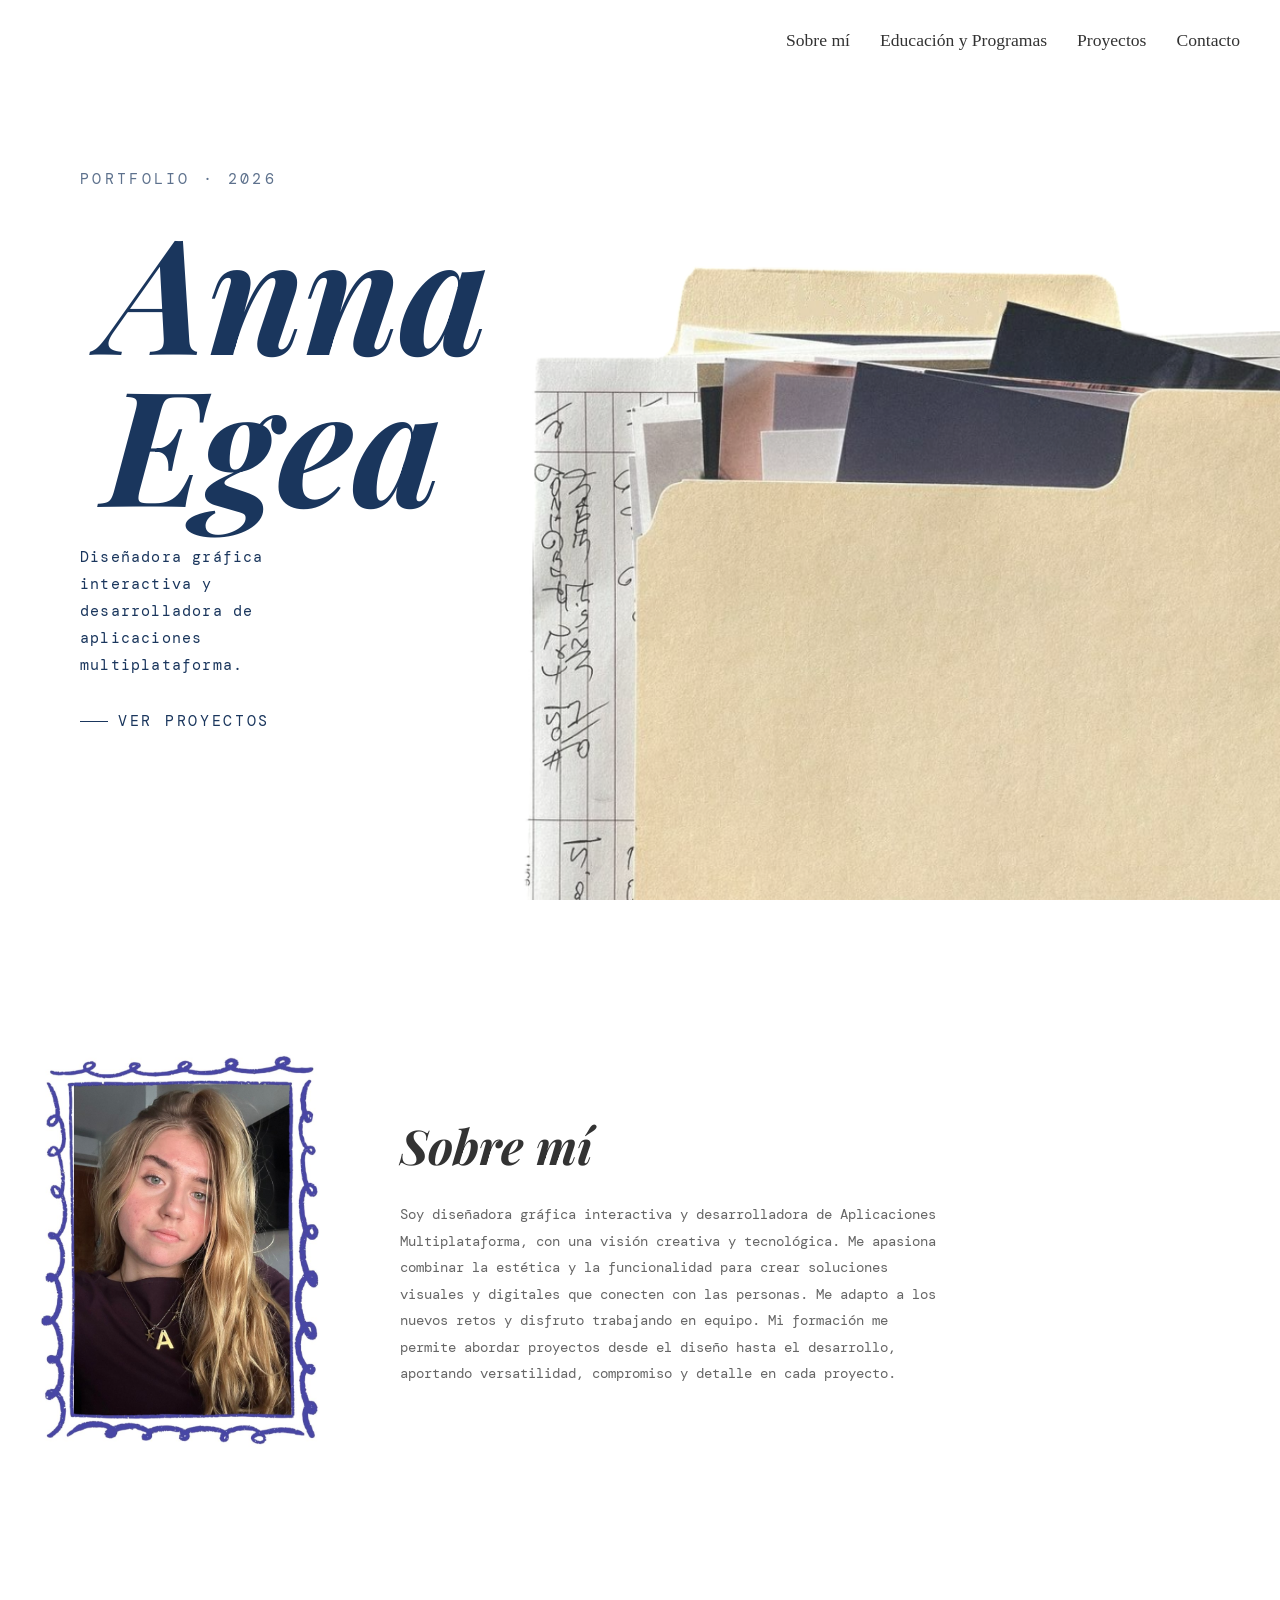
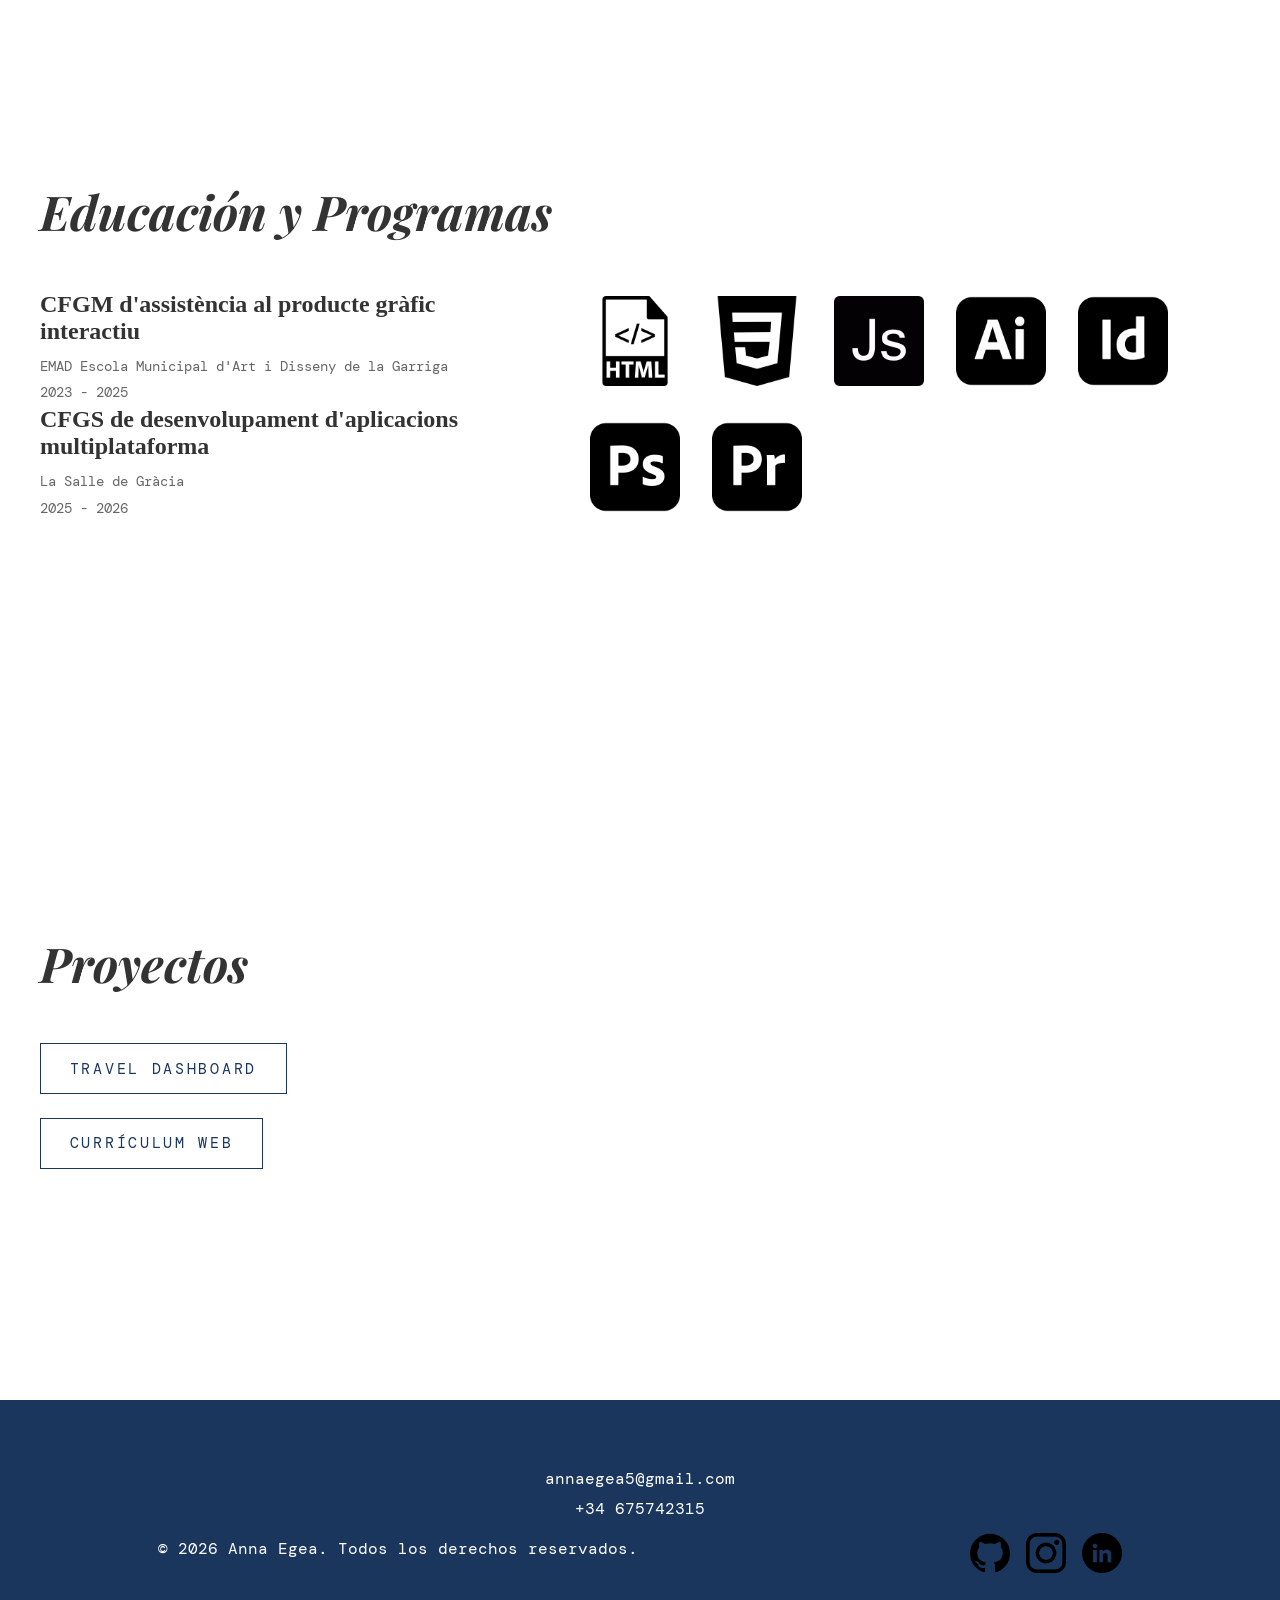
<file: index.html>
<!DOCTYPE html>
<html lang="es">

<head>
    <meta charset="UTF-8">
    <meta name="viewport" content="width=device-width, initial-scale=1.0">
    <title>Portfolio – Anna Egea</title>
    <link
        href="https://fonts.googleapis.com/css2?family=Playfair+Display:ital,wght@0,700;1,400;1,700&family=DM+Mono:wght@300;400&display=swap"
        rel="stylesheet">
    <link rel="stylesheet" href="style.css">
</head>

<body>
    <header id="header">
        <div class="overlay"></div>
        <div class="hero-text">
            <p class="titulo-1">Portfolio · 2026</p>
            <h1>Anna Egea</h1>
            <p class="sub-titulo">Diseñadora gráfica interactiva y desarrolladora de aplicaciones multiplataforma.</p>
            <a href="#proyectos" class="hero-cta"><span></span>ver proyectos</a>
        </div>
        <nav>
            <ul class="menu">
                <li class="li-menu"><a href="#sobre-mi">Sobre mí</a></li>
                <li class="li-menu"><a href="#educacion-programas">Educación y Programas</a></li>
                <li class="li-menu"><a href="#proyectos">Proyectos</a></li>
                <li class="li-menu"><a href="#contacto">Contacto</a></li>
            </ul>
        </nav>
    </header>

    <!-- SEPARADOR papel rasgado -->

    <main id="main">
        <section id="sobre-mi" class="section">
            <div class="sobre-mi-inner">

                <div class="sobre-mi-foto">
                    <img src="img/foto_marco.png" alt="Foto de Anna Egea">
                </div>

                <div class="sobre-mi-texto">
                    <h2>Sobre mí</h2>
                    <p>Soy diseñadora gráfica interactiva y desarrolladora de Aplicaciones Multiplataforma, con una
                        visión creativa y tecnológica. Me apasiona combinar la estética y la
                        funcionalidad para crear soluciones visuales y digitales que
                        conecten con las personas. Me adapto a los nuevos retos y
                        disfruto trabajando en equipo. Mi formación me
                        permite abordar proyectos desde el diseño hasta el
                        desarrollo, aportando versatilidad, compromiso y
                        detalle en cada proyecto.
                    </p>
                </div>
            </div>
        </section>

        <section id="educacion-programas" class="section">
            <h2>Educación y Programas</h2>
            <div class="educacion-programas-div">
                <div class="educacion-container">
                    <div class="educacion-item">
                        <h3>CFGM d'assistència al producte gràfic interactiu</h3>
                        <p>EMAD Escola Municipal d'Art i Disseny de la Garriga</p>
                        <p>2023 - 2025</p>
                    </div>
                    <div class="educacion-item">
                        <h3>CFGS de desenvolupament d'aplicacions multiplataforma</h3>
                        <p>La Salle de Gràcia</p>
                        <p>2025 - 2026</p>
                    </div>
                </div>
                <div class="programas-container">
                    <div class="programas-item">
                        <img class="logo" src="img/archivo-html-con-simbolo-de-codigo.png" alt="Logo de HTML">
                    </div>
                    <div class="programas-item">
                        <img class="logo" src="img/css-3.png" alt="Logo de CSS">
                    </div>
                    <div class="programas-item">
                        <img class="logo" src="img/logotipo-de-java-script.png" alt="Logo de JavaScript">
                    </div>
                    <div class="programas-item">
                        <img class="logo" src="img/ilustrador.png" alt="Logo de Ilustrator">
                    </div>
                    <div class="programas-item">
                        <img class="logo" src="img/indesign.png" alt="Logo de InDesign">
                    </div>

                    <div class="programas-item">
                        <img class="logo" src="img/photoshop.png" alt="Logo de Photoshop">
                    </div>
                    <div class="programas-item">
                        <img class="logo" src="img/estreno-profesional.png" alt="Logo de Premiere Pro">
                    </div>
                </div>
            </div>
        </section>

        <section id="proyectos" class="section">
            <h2>Proyectos</h2>
            <div class="proyecto-container">
                <div class="proyecto-div">
                    <a class="link-p" href="traveldashboard.html" target="_blank" rel="noopener noreferrer">Travel
                        Dashboard</a>
                </div>
            </div>
            <div class="proyecto-container">
                <div class="proyecto-div">
                    <a class="link-p" href="currículumweb.html" target="_blank" rel="noopener noreferrer">Currículum
                        Web</a>
                </div>
            </div>
        </section>
    </main>
    <footer id="footer">
        <div id="contacto">
            <p><a href="mailto:annaegea5@gmail.com">annaegea5@gmail.com</a></p>
            <p>+34 675742315</p>

            <div class="red-social-container">
                <p>© 2026 Anna Egea. Todos los derechos reservados.</p>
                <div class="red-social">
                    <a class="log-red-social" href="https://github.com/annaegea05" target="_blank"
                        rel="noopener noreferrer"><img src="img/github.png" alt="Logo de GitHub"></a>

                    <a class="log-red-social" href="https://www.instagram.com/anna.egea" target="_blank"
                        rel="noopener noreferrer"><img src="img/instagram.png" alt="Logo de Instagram"></a>

                    <a class="log-red-social" href="https://www.linkedin.com/in/anna-egea" target="_blank"
                        rel="noopener noreferrer"><img src="img/linkedin.png" alt="Logo de LinkedIn"></a>
                </div>
            </div>
        </div>
    </footer>

</body>

</html>
</file>
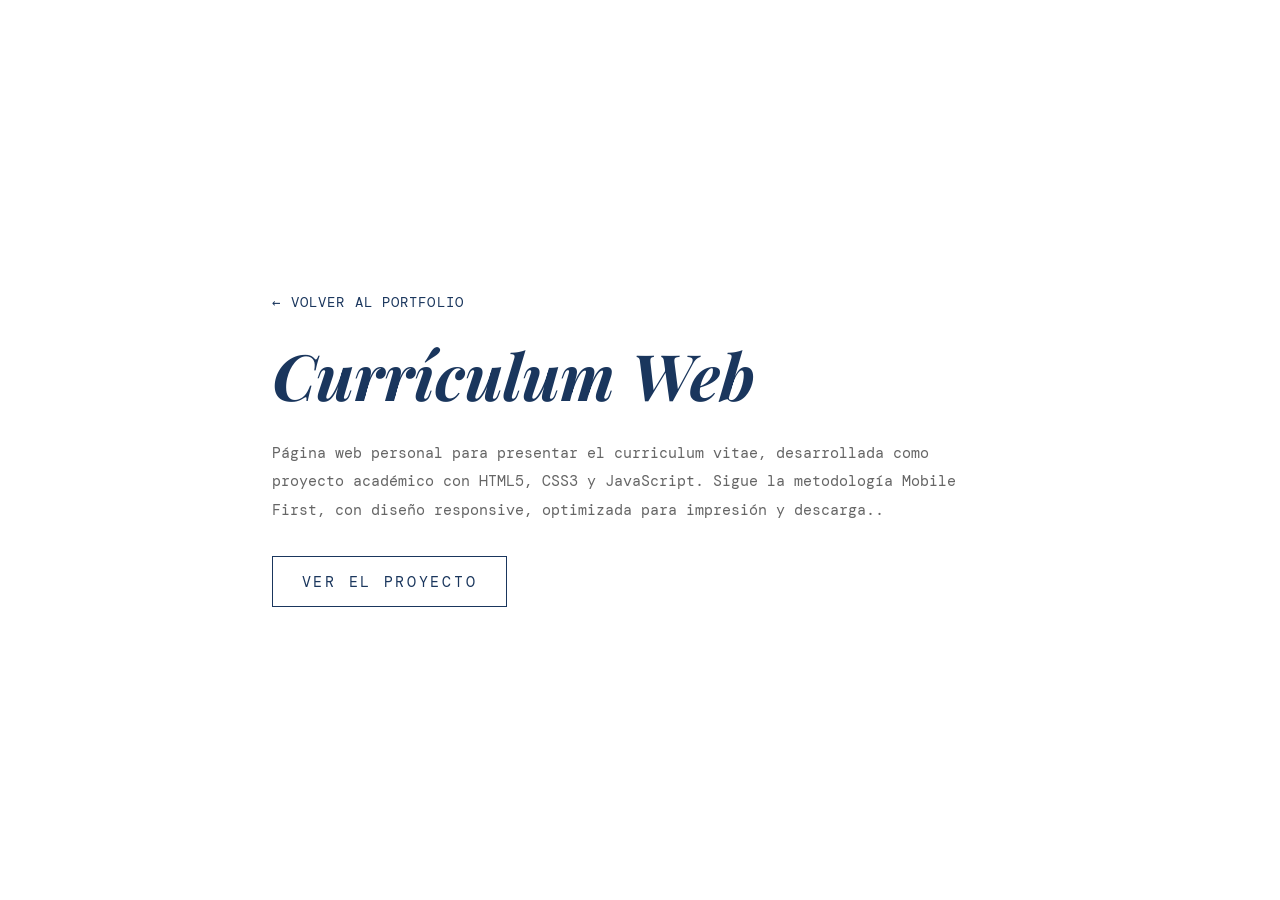
<file: currículumweb.html>
<!DOCTYPE html>
<html lang="es">
<head>
    <meta charset="UTF-8">
    <meta name="viewport" content="width=device-width, initial-scale=1.0">
    <title>Currículum Web – Anna Egea</title>
    <link
        href="https://fonts.googleapis.com/css2?family=Playfair+Display:ital,wght@0,700;1,400;1,700&family=DM+Mono:wght@300;400&display=swap"
        rel="stylesheet">
    <link rel="stylesheet" href="style.css">
</head>

<body>
    <main class="proyecto-main">
        <a href="index.html" class="volver">← Volver al portfolio</a>

        <h1 class="proyecto-titulo">Currículum Web</h1>

        <p class="proyecto-texto">Página web personal para presentar el curriculum vitae, desarrollada como proyecto académico con HTML5, CSS3 y JavaScript. Sigue la metodología Mobile First, con diseño responsive, optimizada para impresión y descarga..</p>

        <a href="https://0373-dam-pr1-annaegea07.vercel.app/" target="_blank" rel="noopener noreferrer"
            class="proyecto-link">Ver el proyecto</a>
    </main>
</body>

</html>
</file>
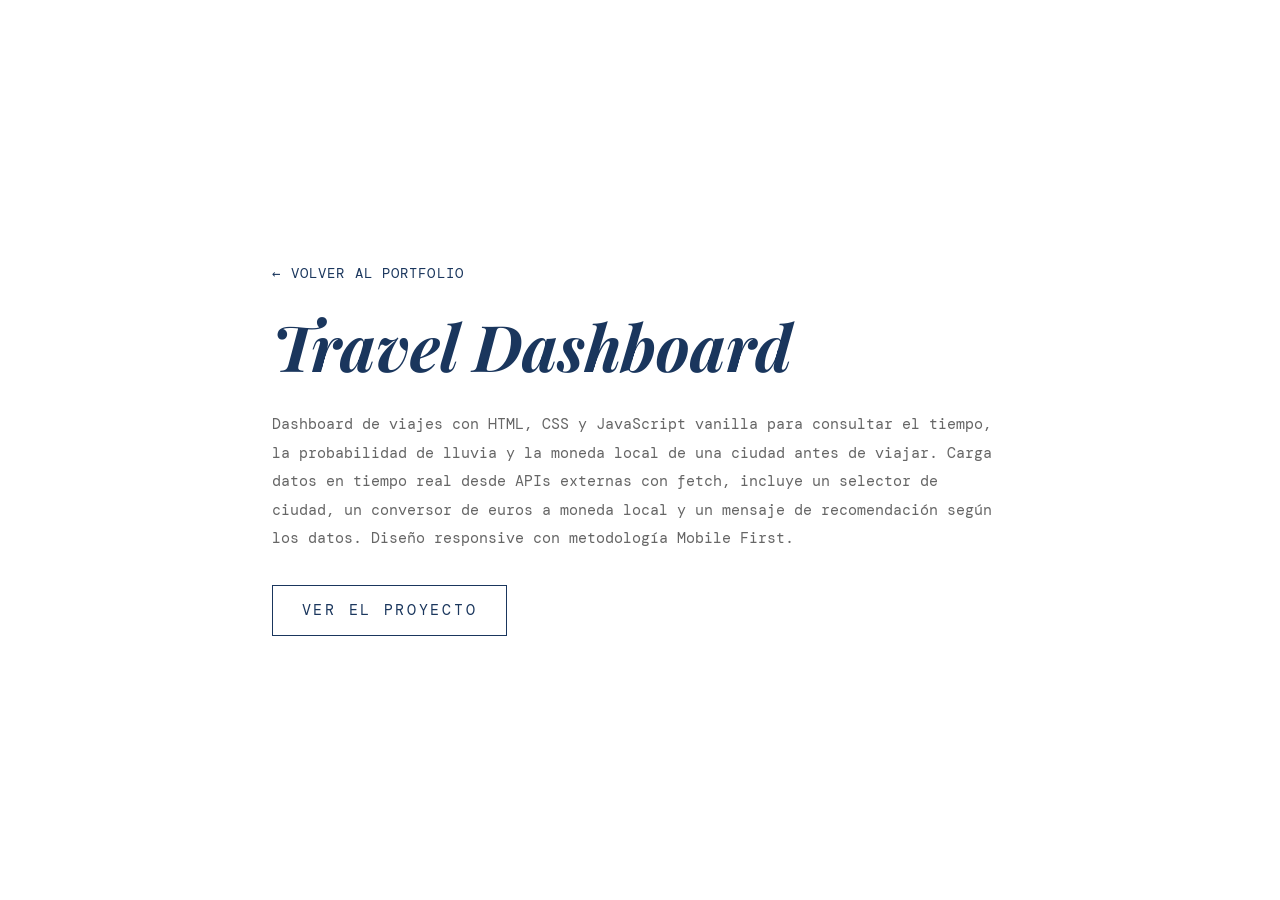
<file: traveldashboard.html>
<!DOCTYPE html>
<html lang="es">

<head>
    <meta charset="UTF-8">
    <meta name="viewport" content="width=device-width, initial-scale=1.0">
    <title>Travel Dashboard – Anna Egea</title>
    <link
        href="https://fonts.googleapis.com/css2?family=Playfair+Display:ital,wght@0,700;1,400;1,700&family=DM+Mono:wght@300;400&display=swap"
        rel="stylesheet">
    <link rel="stylesheet" href="style.css">
</head>

<body>
    <main class="proyecto-main">
        <a href="index.html" class="volver">← Volver al portfolio</a>

        <h1 class="proyecto-titulo">Travel Dashboard</h1>

        <p class="proyecto-texto">Dashboard de viajes con HTML, CSS y JavaScript vanilla para consultar el tiempo, la
            probabilidad de lluvia y la moneda local de una ciudad antes de viajar. Carga datos en
            tiempo real desde APIs externas con fetch, incluye un selector de ciudad, un conversor de
            euros a moneda local y un mensaje de recomendación según los datos. Diseño responsive con
            metodología Mobile First.</p>

        <a href="https://0373-dam-pr2-annaegea07.vercel.app/" target="_blank" rel="noopener noreferrer"
            class="proyecto-link">Ver el proyecto</a>
    </main>
</body>

</html>
</file>
<file: style.css>
* {
    margin: 0;
    padding: 0;
    box-sizing: border-box;
}

h2 {
    font-family: 'Playfair Display', serif;
    font-style: italic;
    font-size: 3rem;
    font-weight: 700;
    color: #333;
    margin-bottom: 1.5rem;
}

/* HEADER */
#header {
    position: relative;
    width: 100%;
    height: 100vh;
    display: flex;
    align-items: center;
    background-image: url("img/hero.png");
    background-size: cover;
    background-position: center right;
}

#header .overlay {
    position: absolute;
    inset: 0;
    background: rgba(255, 255, 255, 0.15);
    z-index: 1;
}

/* TEXTO HERO */
.hero-text {
    position: relative;
    z-index: 2;
    padding: 0 5rem;
    max-width: 50%;
}

.titulo-1 {
    font-family: 'DM Mono', monospace;
    font-size: 15px;
    letter-spacing: 0.22em;
    text-transform: uppercase;
    color: #1a365d;
    opacity: 0.7;
    margin-bottom: 1.5rem;
}

#header h1 {
    font-family: 'Playfair Display', serif;
    font-style: italic;
    font-size: 10rem;
    line-height: 0.95;
    color: #1a365d;
    letter-spacing: 0;
    margin: 1.5rem;
}

.sub-titulo {
    font-family: 'DM Mono', monospace;
    font-size: 15px;
    letter-spacing: 0.08em;
    line-height: 1.8;
    color: #1a365d;
    max-width: 260px;
    margin-bottom: 2rem;
    margin-top: 1.7rem;
}

.hero-cta {
    font-family: 'DM Mono', monospace;
    font-size: 15px;
    letter-spacing: 0.18em;
    text-transform: uppercase;
    color: #1a365d;
    text-decoration: none;
    display: flex;
    align-items: center;
    gap: 10px;
}

.hero-cta span {
    display: block;
    width: 28px;
    height: 1px;
    background: #1a365d;
}

/* MENÚ */
.menu {
    position: absolute;
    top: 30px;
    right: 40px;
    display: flex;
    gap: 30px;
    list-style: none;
    z-index: 3;
}

.menu a {
    text-decoration: none;
    color: #333;
    font-weight: 500;
    font-size: 1.1rem;
    transition: 0.3s ease;
}

.menu a:hover {
    color: #1a365d;
}

/* SOBRE MÍ */
.sobre-mi-inner {
    display: flex;
    align-items: center;
    gap: 5rem;
}

.sobre-mi-foto {
    flex-shrink: 0;
}

.sobre-mi-foto img {
    width: 280px;
    display: block;
}



.sobre-mi-texto p {
    font-family: 'DM Mono', monospace;
    font-size: 14px;
    line-height: 1.9;
    color: #666;
    max-width: 540px;
}

/* SECCIONES — alto mínimo fijo por sección */
.section {
    max-width: 1200px;
    margin: 0 auto;
    display: flex;
    flex-direction: column;
    justify-content: center;
}


#sobre-mi {
    min-height: 700px;
}

#educacion-programas {
    min-height: 700px;
}

#proyectos {
    min-height: 700px;
}

/* EDUCACIÓN Y PROGRAMAS */

.educacion-programas-div {
    display: flex;
    align-items: center;
    margin-top: 1.5rem;
}

.educacion-container {
    padding-right: 5rem;
}

.educacion-item h3 {
    font-size: 1.5rem;
    color: #333;
    margin-bottom: 0.5rem;
}

.educacion-item p {
    font-family: 'DM Mono', monospace;
    font-size: 14px;
    line-height: 1.9;
    color: #666;
    max-width: 540px;
}

.logo {
    width: 90px;
    height: auto;
}

.programas-container {
    display: flex;
    gap: 2rem;
    flex-wrap: wrap;
}

.programas-item {
    flex-shrink: 0;
}


/*PROYECTO*/
.proyecto-container {
    margin-top: 1.5rem;
}

.proyecto-div {
    display: flex;
    align-items: center;
}

.link-p {
    font-family: 'DM Mono', monospace;
    font-size: 15px;
    letter-spacing: 0.18em;
    text-transform: uppercase;
    color: #1a365d;
    text-decoration: none;
    border: 1px solid #1a365d;
    padding: 0.9rem 1.8rem;
    align-self: flex-start;
    transition: 0.3s ease;
}

/* FOOTER */
#footer {
    background: #1a365d;
    color: #fff;
    padding: 3rem 2rem;
    text-align: center;
    font-family: 'DM Mono', monospace;
    font-size: 14px;
    line-height: 1.9;
}

#footer p{
    font-size: medium;
}

#footer a {
    color: #fff;
    text-decoration: none;
}

#footer a:hover {
    text-decoration: underline;
}

#footer #contacto {
    margin-top: 1rem;
}

.red-social {
    display: flex;
    justify-content: center;
    gap: 1rem;
    margin-top: 0.5rem;
}

.log-red-social img {
    width: 40px;
    height: auto;
    display: block;
}

.red-social-container{
    display: flex;
    align-items: center;
    justify-content: space-around;
    gap: 5rem;
}











/* PÁGINA DE PROYECTO */

.proyecto-main {
    max-width: 800px;
    margin: 0 auto;
    padding: 5rem 2rem;
    min-height: 100vh;
    display: flex;
    flex-direction: column;
    justify-content: center;
    gap: 2rem;
}

.volver {
    font-family: 'DM Mono', monospace;
    font-size: 14px;
    letter-spacing: 0.08em;
    text-transform: uppercase;
    color: #1a365d;
    text-decoration: none;
    align-self: flex-start;
}

.volver:hover {
    text-decoration: underline;
}

.proyecto-titulo {
    font-family: 'Playfair Display', serif;
    font-style: italic;
    font-size: 4rem;
    color: #1a365d;
    line-height: 1;
}

.proyecto-texto {
    font-family: 'DM Mono', monospace;
    font-size: 15px;
    line-height: 1.9;
    color: #666;
}

.proyecto-link {
    font-family: 'DM Mono', monospace;
    font-size: 15px;
    letter-spacing: 0.18em;
    text-transform: uppercase;
    color: #1a365d;
    text-decoration: none;
    border: 1px solid #1a365d;
    padding: 0.9rem 1.8rem;
    align-self: flex-start;
    transition: 0.3s ease;
}

.proyecto-link:hover {
    background: #1a365d;
    color: #fff;
}


/* RESPONSIVE */
@media (max-width: 768px) {
    .hero-text {
        padding: 0 2rem;
        max-width: 100%;
    }

    #header h1 {
        font-size: 3rem;
    }

    .menu {
        top: 20px;
        right: 20px;
        gap: 15px;
    }

    .menu a {
        font-size: 1rem;
    }

    .sobre-mi-inner {
        flex-direction: column;
        gap: 3rem;
    }

    .sobre-mi-foto img {
        width: 200px;
    }

    .educacion-container {
        flex-direction: column;
        align-items: flex-start;
        gap: 2rem;
    }

    #sobre-mi {
        min-height: 500px;
    }

    #educacion-programas {
        min-height: 500px;
    }

    #proyectos {
        min-height: 500px;
    }

    #contacto {
        min-height: 300px;
    }
}

/* SEPARADOR papel rasgado */
.separador {
    width: 100%;
    height: 180px;
    background-image: url("img/separador.jpeg");
    background-size: cover;
    background-position: center top;
    transform: rotate(180deg);
}
</file>
